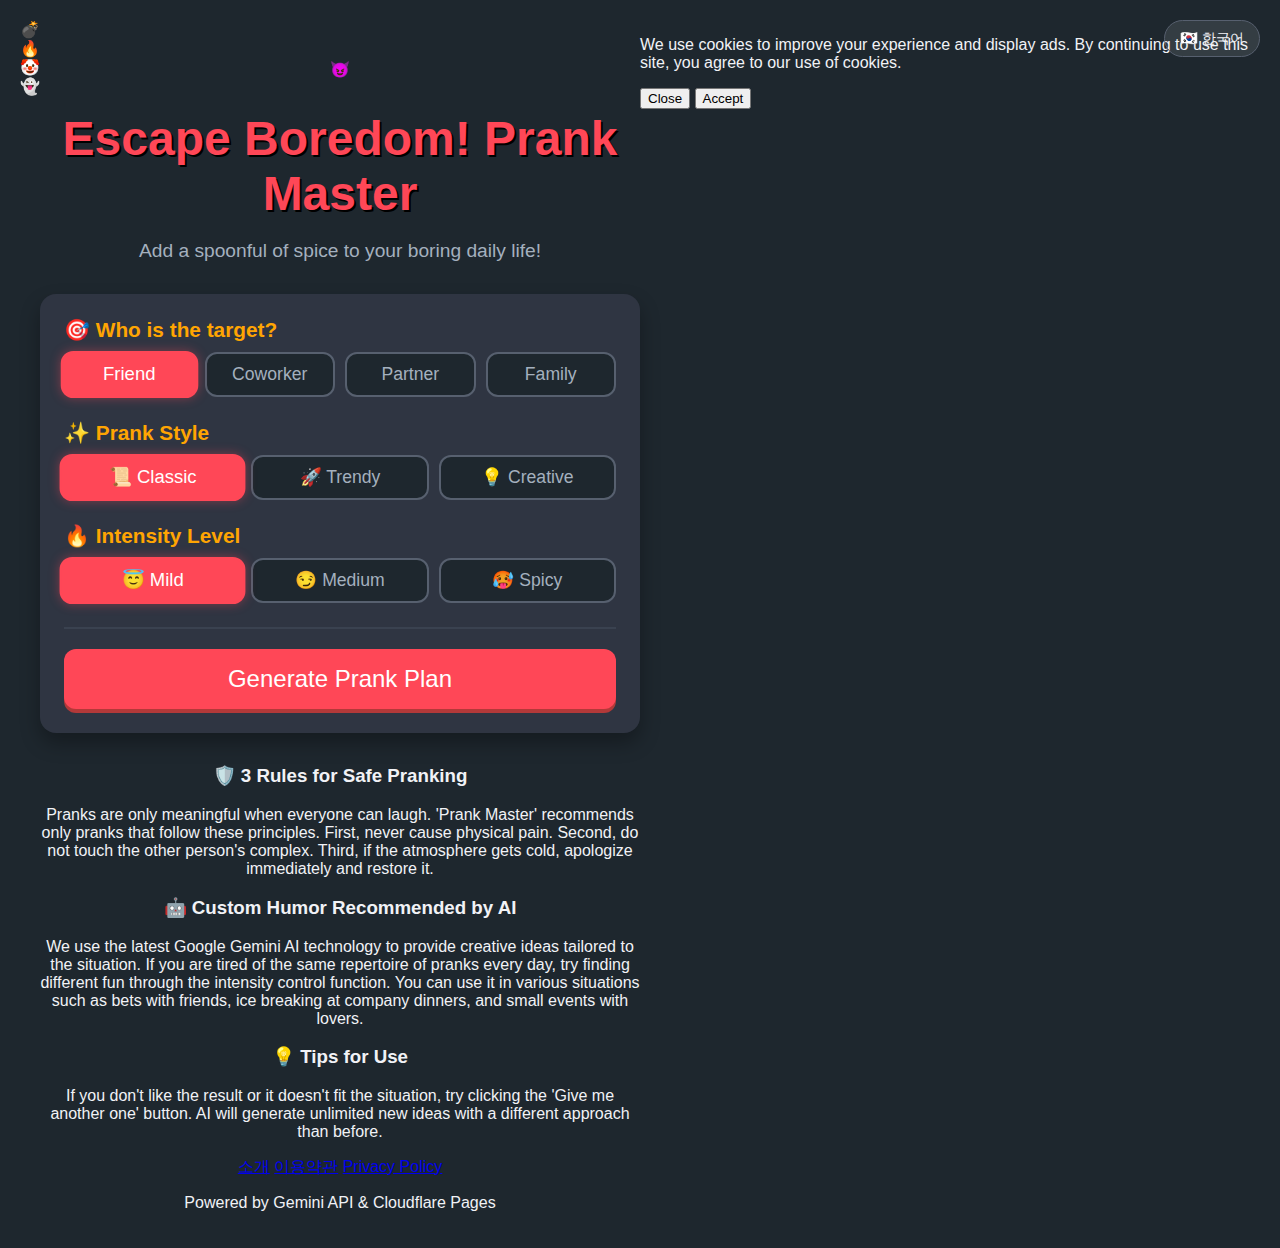
<file: index.html>
<!doctype html>
<html lang="ko">
<head>
  <meta charset="UTF-8" />
  <meta name="viewport" content="width=device-width, initial-scale=1.0" />
  <meta name="description" content="AI 기반 장난 추천 서비스. 친구, 동료, 연인에게 할 수 있는 창의적이고 안전한 장난을 추천해드립니다.">
  <meta name="keywords" content="장난, 조지기, 심심풀이, AI장난, 장난추천, Prank, Prank Master">
  <meta name="author" content="Jojigi Master">
  
  <!-- Open Graph / Facebook -->
  <meta property="og:type" content="website">
  <meta property="og:url" content="https://jojigi.pages.dev/">
  <meta property="og:title" content="조지기 마스터 - Prank Master">
  <meta property="og:description" content="지루한 일상에 매운맛 한 스푼! AI가 추천하는 기발하고 안전한 장난.">
  <meta property="og:image" content="https://jojigi.pages.dev/og-banner.svg">
  <meta property="og:image:width" content="1200">
  <meta property="og:image:height" content="630">
  <meta property="og:image:alt" content="조지기 마스터 배너">

  <!-- Twitter -->
  <meta property="twitter:card" content="summary_large_image">
  <meta property="twitter:url" content="https://jojigi.pages.dev/">
  <meta property="twitter:title" content="조지기 마스터 - Prank Master">
  <meta property="twitter:description" content="지루한 일상에 매운맛 한 스푼! AI가 추천하는 기발하고 안전한 장난.">
  <meta property="twitter:image" content="https://jojigi.pages.dev/og-banner.svg">
  
  <link rel="canonical" href="https://jojigi.pages.dev/">
  <link rel="alternate" hreflang="ko" href="https://jojigi.pages.dev/?lang=ko" />
  <link rel="alternate" hreflang="en" href="https://jojigi.pages.dev/?lang=en" />
  <link rel="alternate" hreflang="x-default" href="https://jojigi.pages.dev/" />

  <title>조지기 마스터 - Prank Master</title>
  <link rel="icon" href="/favicon.svg" type="image/svg+xml">
  
  <!-- Structured Data (JSON-LD) -->
  <script type="application/ld+json">
  {
    "@context": "https://schema.org",
    "@type": "SoftwareApplication",
    "name": "Prank Master (조지기 마스터)",
    "applicationCategory": "EntertainmentApplication",
    "operatingSystem": "Web",
    "offers": {
      "@type": "Offer",
      "price": "0",
      "priceCurrency": "USD"
    },
    "description": "AI-powered Prank Recommendation Service. Creative and safe pranks for friends, coworkers, and partners.",
    "aggregateRating": {
      "@type": "AggregateRating",
      "ratingValue": "4.8",
      "ratingCount": "1024"
    }
  }
  </script>
  <script type="application/ld+json">
  {
    "@context": "https://schema.org",
    "@type": "Organization",
    "name": "Prank Master",
    "url": "https://jojigi.pages.dev",
    "logo": "https://jojigi.pages.dev/favicon.svg",
    "sameAs": []
  }
  </script>

  <!-- Google tag (gtag.js) -->
  <script async src="https://www.googletagmanager.com/gtag/js?id=G-WT2WZ8XSNR"></script>
  <script>
    window.dataLayer = window.dataLayer || [];
    function gtag(){dataLayer.push(arguments);}
    gtag('js', new Date());

    gtag('config', 'G-WT2WZ8XSNR');
  </script>
  <script type="text/javascript">
      (function(c,l,a,r,i,t,y){
          c[a]=c[a]||function(){(c[a].q=c[a].q||[]).push(arguments)};
          t=l.createElement(r);t.async=1;t.src="https://www.clarity.ms/tag/"+i;
          y=l.getElementsByTagName(r)[0];y.parentNode.insertBefore(t,y);
      })(window, document, "clarity", "script", "v4cwqsiy4u");
  </script>
  <link href='/style.css' rel='stylesheet'>
  <link rel="preconnect" href="https://fonts.googleapis.com">
  <link rel="preconnect" href="https://fonts.gstatic.com" crossorigin>
  <link href="https://fonts.googleapis.com/css2?family=Jua&family=Noto+Sans+KR:wght@400;700&display=swap" rel="stylesheet">
  <script async src="https://pagead2.googlesyndication.com/pagead/js/adsbygoogle.js?client=ca-pub-4212516457061876"
     crossorigin="anonymous"></script>
  <meta name="google-adsense-account" content="ca-pub-4212516457061876">
</head>
<body>
  <!-- 배경 장식 요소 -->
  <div class="bg-shapes">
    <div class="shape shape-1">💣</div>
    <div class="shape shape-2">🔥</div>
    <div class="shape shape-3">🤡</div>
    <div class="shape shape-4">👻</div>
  </div>

  <div class="lang-switch">
    <button id="langBtn">🇺🇸 English</button>
  </div>

  <div class="container">
    <header>
      <div class="hero-mascot">😈</div>
      <h1 id="headerTitle">노잼 탈출! 조지기 마스터</h1>
      <p id="headerDesc">지루한 일상에 매운맛 한 스푼!
(*'조지다'는 '장난치다'의 유쾌한 표현입니다)</p>
    </header>

    <main>
      <div class="card glass-effect">
        
        <!-- 1. 대상 선택 -->
        <div class="section">
          <h3 id="targetTitle">🎯 누구를 조질까?</h3>
          <div class="btn-group" id="targetGroup">
            <button class="select-btn active" data-value="친구"><span data-t="friend">친구</span></button>
            <button class="select-btn" data-value="직장동료"><span data-t="coworker">직장동료</span></button>
            <button class="select-btn" data-value="연인"><span data-t="partner">연인</span></button>
            <button class="select-btn" data-value="가족"><span data-t="family">가족</span></button>
          </div>
        </div>

        <!-- 2. 장난 스타일 선택 -->
        <div class="section">
          <h3 id="typeTitle">✨ 장난 스타일</h3>
          <div class="btn-group" id="typeGroup">
            <button class="select-btn active" data-value="classic"><span data-t="classic">📜 클래식</span></button>
            <button class="select-btn" data-value="trendy"><span data-t="trendy">🚀 요즘 유행</span></button>
            <button class="select-btn" data-value="creative"><span data-t="creative">💡 신박한</span></button>
          </div>
        </div>

        <!-- 3. 매운맛 선택 -->
        <div class="section">
          <h3 id="intensityTitle">🔥 장난 강도 (매운맛)</h3>
          <div class="btn-group" id="intensityGroup">
            <button class="select-btn active" data-value="mild"><span data-t="mild">😇 착한맛</span></button>
            <button class="select-btn" data-value="medium"><span data-t="medium">😏 중간맛</span></button>
            <button class="select-btn" data-value="spicy"><span data-t="spicy">🥵 매운맛</span></button>
          </div>
        </div>

        <div class="divider"></div>

        <button id="recommendBtn" class="btn-primary">
          장난 설계 시작하기
        </button>
      </div>

      <div id="resultArea" class="result-card glass-effect hidden">
        <h2 id="resultTitle">📜 조지기 작전 계획서</h2>
        <div id="loading" class="hidden">
          <span class="spinner"></span>
          <p id="loadingText">상황 분석 중... (사악한 웃음)</p>
        </div>
        <div id="resultText" class="markdown-body"></div>
        
        <!-- 공유 버튼 그룹 -->
        <div id="shareContainer" class="share-container hidden">
          <button id="copyBtn" class="share-btn" aria-label="Copy to clipboard">📋 <span data-t="copyBtn">복사</span></button>
          <button id="nativeShareBtn" class="share-btn" aria-label="Share">🔗 <span data-t="shareBtn">공유</span></button>
          <button id="twitterShareBtn" class="share-btn twitter" aria-label="Share on X">✖️ <span data-t="twitterBtn">X (트윗)</span></button>
          <button id="redditShareBtn" class="share-btn reddit" aria-label="Share on Reddit">🔴 <span data-t="redditBtn">레딧</span></button>
        </div>

        <button id="retryBtn" class="btn-secondary hidden">다른 작전 줘</button>
      </div>

      <!-- 애드센스용 콘텐츠 보강 섹션 -->
      <article class="info-article glass-effect">
        <h3 data-t="infoTitle1">🛡️ 안전한 장난을 위한 3가지 원칙</h3>
        <p data-t="infoDesc1">
          장난은 서로 웃을 수 있을 때만 의미가 있습니다. '조지기 마스터'는 다음과 같은 원칙을 준수하는 장난만을 권장합니다.
          첫째, 절대 <strong>신체적인 고통</strong>을 주지 않아야 합니다.
          둘째, 상대방의 <strong>컴플렉스</strong>를 건드리지 않습니다.
          셋째, 분위기가 싸해지면 즉시 <strong>사과하고 원상복구</strong>합니다.
        </p>
        
        <h3 data-t="infoTitle2">🤖 AI가 추천하는 맞춤형 유머</h3>
        <p data-t="infoDesc2">
          우리는 최신 Google Gemini AI 기술을 활용하여 상황에 맞는 창의적인 아이디어를 제공합니다. 
          매일 똑같은 레퍼토리의 장난이 지겹다면, 매운맛 조절 기능을 통해 색다른 즐거움을 찾아보세요.
          친구와의 내기, 회식 자리의 아이스브레이킹, 연인과의 소소한 이벤트 등 다양한 상황에서 활용할 수 있습니다.
        </p>

        <h3 data-t="infoTitle3">💡 사용 꿀팁</h3>
        <p data-t="infoDesc3">
          결과가 마음에 들지 않거나 상황에 맞지 않는다면 '다른 작전 줘' 버튼을 눌러보세요. 
          AI가 이전과 다른 새로운 접근 방식의 아이디어를 무제한으로 생성해드립니다.
        </p>
      </article>

    </main>
    
    <footer>
      <div class="footer-links">
        <a href="/about.html">소개</a>
        <a href="/terms.html">이용약관</a>
        <a href="/privacy.html" data-t="privacyLink">개인정보처리방침</a>
      </div>
      <p>Powered by Gemini API & Cloudflare Pages</p>
    </footer>
  </div>
  <script defer type="text/javascript" src="/main.js"></script>
</body>
</html>
</file>
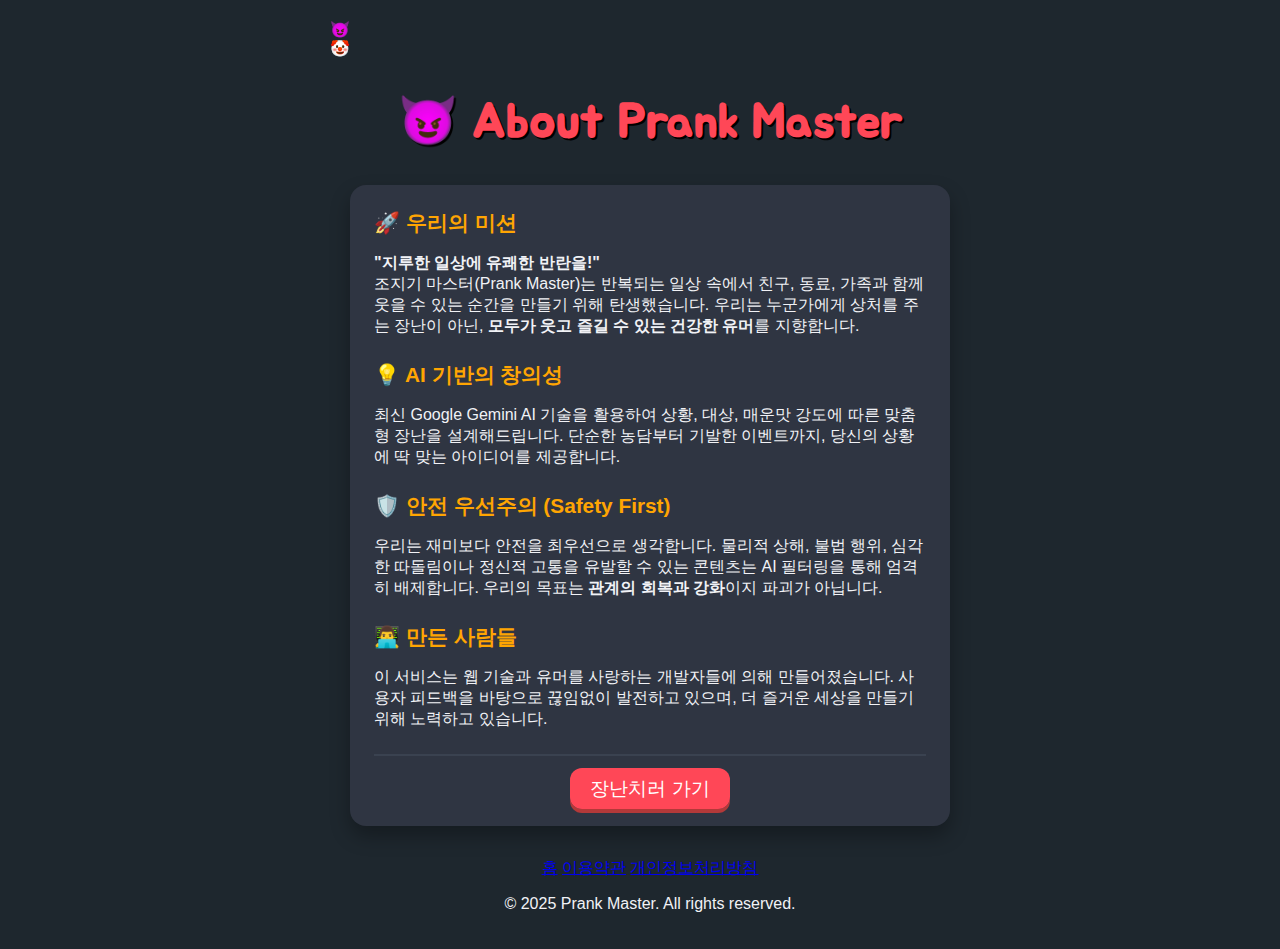
<file: about.html>
<!doctype html>
<html lang="ko">
<head>
  <meta charset="UTF-8" />
  <meta name="viewport" content="width=device-width, initial-scale=1.0" />
  <meta name="description" content="조지기 마스터(Prank Master) 소개. 우리의 미션과 안전한 장난 문화에 대해 알아봅니다.">
  
  <!-- Open Graph / Facebook -->
  <meta property="og:type" content="website">
  <meta property="og:title" content="소개 (About Us) - 조지기 마스터">
  <meta property="og:description" content="조지기 마스터(Prank Master) 소개. 우리의 미션과 안전한 장난 문화에 대해 알아봅니다.">
  <meta property="og:image" content="https://jojigi.pages.dev/og-banner.svg">
  <meta property="og:image:width" content="1200">
  <meta property="og:image:height" content="630">

  <!-- Twitter -->
  <meta property="twitter:card" content="summary_large_image">
  <meta property="twitter:title" content="소개 (About Us) - 조지기 마스터">
  <meta property="twitter:description" content="조지기 마스터(Prank Master) 소개. 우리의 미션과 안전한 장난 문화에 대해 알아봅니다.">
  <meta property="twitter:image" content="https://jojigi.pages.dev/og-banner.svg">

  <title>소개 (About Us) - 조지기 마스터</title>
  <link rel="icon" href="/favicon.svg" type="image/svg+xml">
  <link href='/style.css' rel='stylesheet'>
  <link rel="preconnect" href="https://fonts.googleapis.com">
  <link rel="preconnect" href="https://fonts.gstatic.com" crossorigin>
  <link href="https://fonts.googleapis.com/css2?family=Jua&family=Noto+Sans+KR:wght@400;700&display=swap" rel="stylesheet">
  <!-- Google tag (gtag.js) -->
  <script async src="https://www.googletagmanager.com/gtag/js?id=G-WT2WZ8XSNR"></script>
  <script>
    window.dataLayer = window.dataLayer || [];
    function gtag(){dataLayer.push(arguments);}
    gtag('js', new Date());
    gtag('config', 'G-WT2WZ8XSNR');
  </script>
</head>
<body>
  <div class="bg-shapes">
    <div class="shape shape-1">😈</div>
    <div class="shape shape-4">🤡</div>
  </div>

  <div class="container">
    <header>
      <h1 style="font-family: 'Jua', sans-serif; color: var(--primary);">😈 About Prank Master</h1>
    </header>
    
    <main class="card glass-effect" style="text-align: left;">
      <div class="section">
        <h3>🚀 우리의 미션</h3>
        <p>
          <strong>"지루한 일상에 유쾌한 반란을!"</strong><br>
          조지기 마스터(Prank Master)는 반복되는 일상 속에서 친구, 동료, 가족과 함께 웃을 수 있는 순간을 만들기 위해 탄생했습니다.
          우리는 누군가에게 상처를 주는 장난이 아닌, <strong>모두가 웃고 즐길 수 있는 건강한 유머</strong>를 지향합니다.
        </p>
      </div>

      <div class="section">
        <h3>💡 AI 기반의 창의성</h3>
        <p>
          최신 Google Gemini AI 기술을 활용하여 상황, 대상, 매운맛 강도에 따른 맞춤형 장난을 설계해드립니다.
          단순한 농담부터 기발한 이벤트까지, 당신의 상황에 딱 맞는 아이디어를 제공합니다.
        </p>
      </div>

      <div class="section">
        <h3>🛡️ 안전 우선주의 (Safety First)</h3>
        <p>
          우리는 재미보다 안전을 최우선으로 생각합니다. 
          물리적 상해, 불법 행위, 심각한 따돌림이나 정신적 고통을 유발할 수 있는 콘텐츠는 AI 필터링을 통해 엄격히 배제합니다.
          우리의 목표는 <strong>관계의 회복과 강화</strong>이지 파괴가 아닙니다.
        </p>
      </div>

      <div class="section">
        <h3>👨‍💻 만든 사람들</h3>
        <p>
          이 서비스는 웹 기술과 유머를 사랑하는 개발자들에 의해 만들어졌습니다.
          사용자 피드백을 바탕으로 끊임없이 발전하고 있으며, 더 즐거운 세상을 만들기 위해 노력하고 있습니다.
        </p>
      </div>

      <div class="divider"></div>
      
      <div style="text-align: center;">
        <a href="/" class="btn-primary" style="text-decoration: none; padding: 10px 20px; font-size: 1.2rem;">장난치러 가기</a>
      </div>
    </main>
    
    <footer>
      <div class="footer-links">
        <a href="/">홈</a>
        <a href="/terms.html">이용약관</a>
        <a href="/privacy.html">개인정보처리방침</a>
      </div>
      <p>© 2025 Prank Master. All rights reserved.</p>
    </footer>
  </div>
</body>
</html>
</file>
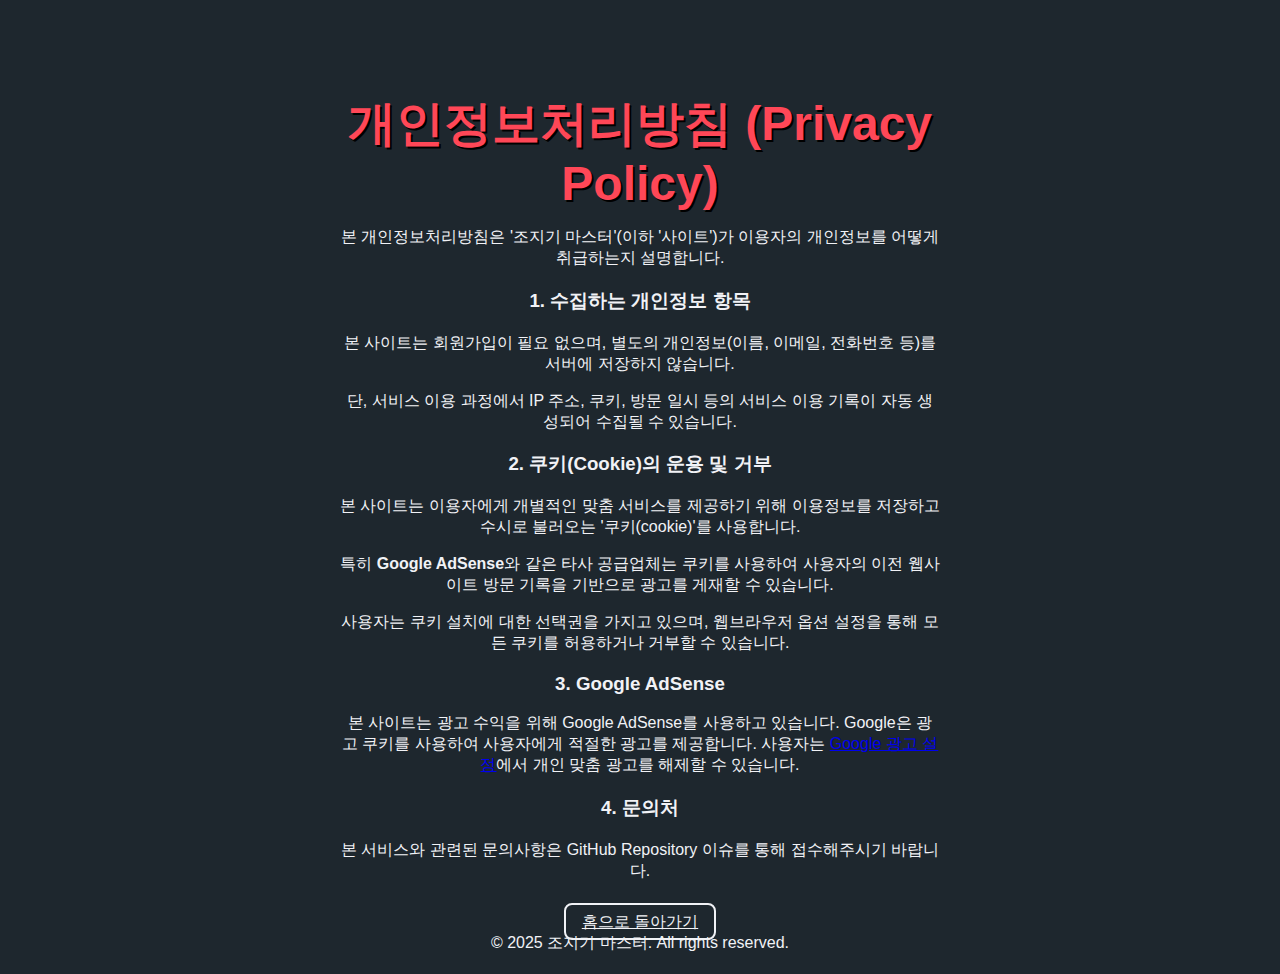
<file: privacy.html>
<!doctype html>
<html lang="ko">
<head>
  <meta charset="UTF-8" />
  <meta name="viewport" content="width=device-width, initial-scale=1.0" />
  <title>개인정보처리방침 - 조지기 마스터</title>
  <link href='/style.css' rel='stylesheet'>
</head>
<body>
  <div class="container text-left">
    <header>
      <h1>개인정보처리방침 (Privacy Policy)</h1>
    </header>
    <main class="content-box">
      <p>본 개인정보처리방침은 '조지기 마스터'(이하 '사이트')가 이용자의 개인정보를 어떻게 취급하는지 설명합니다.</p>
      
      <h3>1. 수집하는 개인정보 항목</h3>
      <p>본 사이트는 회원가입이 필요 없으며, 별도의 개인정보(이름, 이메일, 전화번호 등)를 서버에 저장하지 않습니다.</p>
      <p>단, 서비스 이용 과정에서 IP 주소, 쿠키, 방문 일시 등의 서비스 이용 기록이 자동 생성되어 수집될 수 있습니다.</p>

      <h3>2. 쿠키(Cookie)의 운용 및 거부</h3>
      <p>본 사이트는 이용자에게 개별적인 맞춤 서비스를 제공하기 위해 이용정보를 저장하고 수시로 불러오는 '쿠키(cookie)'를 사용합니다.</p>
      <p>특히 <strong>Google AdSense</strong>와 같은 타사 공급업체는 쿠키를 사용하여 사용자의 이전 웹사이트 방문 기록을 기반으로 광고를 게재할 수 있습니다.</p>
      <p>사용자는 쿠키 설치에 대한 선택권을 가지고 있으며, 웹브라우저 옵션 설정을 통해 모든 쿠키를 허용하거나 거부할 수 있습니다.</p>

      <h3>3. Google AdSense</h3>
      <p>본 사이트는 광고 수익을 위해 Google AdSense를 사용하고 있습니다. Google은 광고 쿠키를 사용하여 사용자에게 적절한 광고를 제공합니다. 사용자는 <a href="https://www.google.com/settings/ads" target="_blank">Google 광고 설정</a>에서 개인 맞춤 광고를 해제할 수 있습니다.</p>

      <h3>4. 문의처</h3>
      <p>본 서비스와 관련된 문의사항은 GitHub Repository 이슈를 통해 접수해주시기 바랍니다.</p>

      <div style="margin-top: 30px; text-align: center;">
        <a href="/" class="btn-secondary">홈으로 돌아가기</a>
      </div>
    </main>
    <footer>
      © 2025 조지기 마스터. All rights reserved.
    </footer>
  </div>
</body>
</html>
</file>
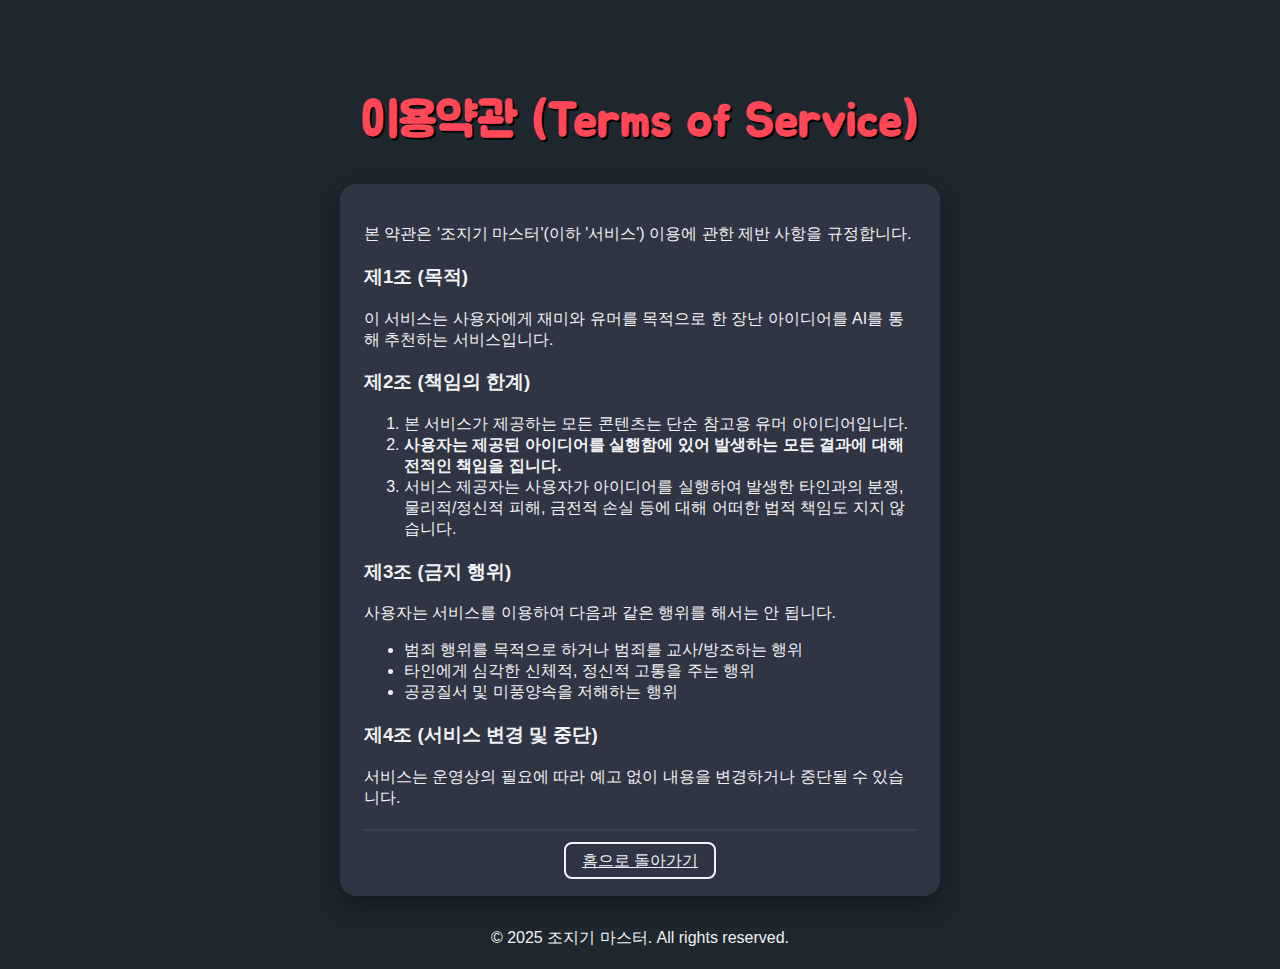
<file: terms.html>
<!doctype html>
<html lang="ko">
<head>
  <meta charset="UTF-8" />
  <meta name="viewport" content="width=device-width, initial-scale=1.0" />
  <title>이용약관 - 조지기 마스터</title>
  <link rel="icon" href="/favicon.svg" type="image/svg+xml">
  <link href='/style.css' rel='stylesheet'>
  <link rel="preconnect" href="https://fonts.googleapis.com">
  <link rel="preconnect" href="https://fonts.gstatic.com" crossorigin>
  <link href="https://fonts.googleapis.com/css2?family=Jua&family=Noto+Sans+KR:wght@400;700&display=swap" rel="stylesheet">
  <!-- Google tag (gtag.js) -->
  <script async src="https://www.googletagmanager.com/gtag/js?id=G-WT2WZ8XSNR"></script>
  <script>
    window.dataLayer = window.dataLayer || [];
    function gtag(){dataLayer.push(arguments);}
    gtag('js', new Date());
    gtag('config', 'G-WT2WZ8XSNR');
  </script>
</head>
<body>
  <div class="container text-left">
    <header>
      <h1 style="font-family: 'Jua', sans-serif; color: var(--primary);">이용약관 (Terms of Service)</h1>
    </header>
    <main class="card glass-effect" style="text-align: left; color: var(--text-dim);">
      <p>본 약관은 '조지기 마스터'(이하 '서비스') 이용에 관한 제반 사항을 규정합니다.</p>

      <h3>제1조 (목적)</h3>
      <p>이 서비스는 사용자에게 재미와 유머를 목적으로 한 장난 아이디어를 AI를 통해 추천하는 서비스입니다.</p>

      <h3>제2조 (책임의 한계)</h3>
      <ol>
        <li>본 서비스가 제공하는 모든 콘텐츠는 단순 참고용 유머 아이디어입니다.</li>
        <li><strong>사용자는 제공된 아이디어를 실행함에 있어 발생하는 모든 결과에 대해 전적인 책임을 집니다.</strong></li>
        <li>서비스 제공자는 사용자가 아이디어를 실행하여 발생한 타인과의 분쟁, 물리적/정신적 피해, 금전적 손실 등에 대해 어떠한 법적 책임도 지지 않습니다.</li>
      </ol>

      <h3>제3조 (금지 행위)</h3>
      <p>사용자는 서비스를 이용하여 다음과 같은 행위를 해서는 안 됩니다.</p>
      <ul>
        <li>범죄 행위를 목적으로 하거나 범죄를 교사/방조하는 행위</li>
        <li>타인에게 심각한 신체적, 정신적 고통을 주는 행위</li>
        <li>공공질서 및 미풍양속을 저해하는 행위</li>
      </ul>

      <h3>제4조 (서비스 변경 및 중단)</h3>
      <p>서비스는 운영상의 필요에 따라 예고 없이 내용을 변경하거나 중단될 수 있습니다.</p>

      <div class="divider"></div>

      <div style="text-align: center;">
        <a href="/" class="btn-secondary">홈으로 돌아가기</a>
      </div>
    </main>
    <footer>
      © 2025 조지기 마스터. All rights reserved.
    </footer>
  </div>
</body>
</html>
</file>
<file: style.css>
:root {
  --primary: #ff4757;
  --primary-dark: #e84118;
  --secondary: #2f3542;
  --bg: #1e272e;
  --text: #f1f2f6;
  --accent: #ffa502;
  --gray: #57606f;
}

body {
  font-family: 'Do Hyeon', sans-serif;
  background-color: var(--bg);
  color: var(--text);
  margin: 0;
  display: flex;
  justify-content: center;
  min-height: 100vh;
  padding: 20px;
}

/* Lang Switcher */
.lang-switch {
  position: absolute;
  top: 20px;
  right: 20px;
  z-index: 100;
}

#langBtn {
  background: rgba(255, 255, 255, 0.1);
  border: 1px solid var(--gray);
  color: var(--text);
  padding: 8px 15px;
  border-radius: 20px;
  cursor: pointer;
  font-family: sans-serif;
  font-size: 0.9rem;
  transition: all 0.2s;
}

#langBtn:hover {
  background: var(--primary);
  border-color: var(--primary);
}

.container {
  max-width: 600px;
  width: 100%;
  text-align: center;
  margin-top: 40px; /* Space for lang button on mobile */
}

header h1 {
  font-family: 'Black Han Sans', sans-serif;
  font-size: 3rem;
  color: var(--primary);
  text-shadow: 2px 2px 0 #000;
  margin-bottom: 0.5rem;
}

header p {
  font-size: 1.2rem;
  color: #a4b0be;
}

.card {
  background: var(--secondary);
  border-radius: 16px;
  padding: 1.5rem;
  margin: 2rem 0;
  box-shadow: 0 10px 20px rgba(0,0,0,0.3);
}

.section {
  margin-bottom: 1.5rem;
  text-align: left;
}

.section h3 {
  margin: 0 0 10px 0;
  color: var(--accent);
  font-size: 1.3rem;
}

.btn-group {
  display: grid;
  grid-template-columns: repeat(auto-fit, minmax(80px, 1fr));
  gap: 10px;
}

.select-btn {
  background-color: var(--bg);
  border: 2px solid var(--gray);
  color: #a4b0be;
  padding: 10px;
  border-radius: 12px;
  cursor: pointer;
  font-family: 'Do Hyeon', sans-serif;
  font-size: 1.1rem;
  transition: all 0.2s;
}

.select-btn:hover {
  border-color: var(--primary);
  color: var(--text);
}

.select-btn.active {
  background-color: var(--primary);
  border-color: var(--primary);
  color: white;
  box-shadow: 0 0 10px rgba(255, 71, 87, 0.4);
  transform: scale(1.05);
}

.divider {
  height: 2px;
  background-color: var(--gray);
  margin: 20px 0;
  opacity: 0.3;
}

.btn-primary {
  width: 100%;
  background-color: var(--primary);
  color: white;
  border: none;
  padding: 1rem;
  font-size: 1.5rem;
  border-radius: 12px;
  cursor: pointer;
  font-family: 'Black Han Sans', sans-serif;
  transition: transform 0.1s, box-shadow 0.1s;
  box-shadow: 0 4px 0 #b33939;
}

.btn-primary:active {
  transform: translateY(4px);
  box-shadow: none;
}

.btn-primary:disabled {
  background-color: var(--gray);
  box-shadow: none;
  cursor: not-allowed;
  transform: none;
}

.btn-secondary {
  background-color: transparent;
  border: 2px solid var(--text);
  color: var(--text);
  padding: 0.5rem 1rem;
  font-size: 1rem;
  border-radius: 8px;
  cursor: pointer;
  margin-top: 1rem;
  font-family: 'Do Hyeon', sans-serif;
}

.btn-secondary:hover {
  background-color: rgba(255,255,255,0.1);
}

.result-card {
  background: #fff;
  color: #333;
  border-radius: 16px;
  padding: 2rem;
  text-align: left;
  margin-top: 2rem;
  box-shadow: 0 10px 30px rgba(0,0,0,0.5);
  position: relative;
  border: 4px solid var(--accent);
}

.result-card.hidden {
  display: none;
}

.result-card h2 {
  color: var(--primary);
  margin-top: 0;
  text-align: center;
  border-bottom: 2px dashed #ddd;
  padding-bottom: 10px;
}

#loading {
  text-align: center;
  padding: 2rem;
}

.spinner {
  display: inline-block;
  width: 40px;
  height: 40px;
  border: 4px solid rgba(0,0,0,0.1);
  border-radius: 50%;
  border-top-color: var(--primary);
  animation: spin 1s ease-in-out infinite;
  margin-bottom: 1rem;
}

.markdown-body {
  font-family: sans-serif;
  line-height: 1.6;
  white-space: pre-wrap;
  word-break: keep-all;
}

@keyframes spin {
  to { transform: rotate(360deg); }
}

.hidden {
  display: none !important;
}

/* Mobile responsive adjustments */
@media (max-width: 400px) {
  .btn-group {
    grid-template-columns: 1fr 1fr;
  }
}
</file>
